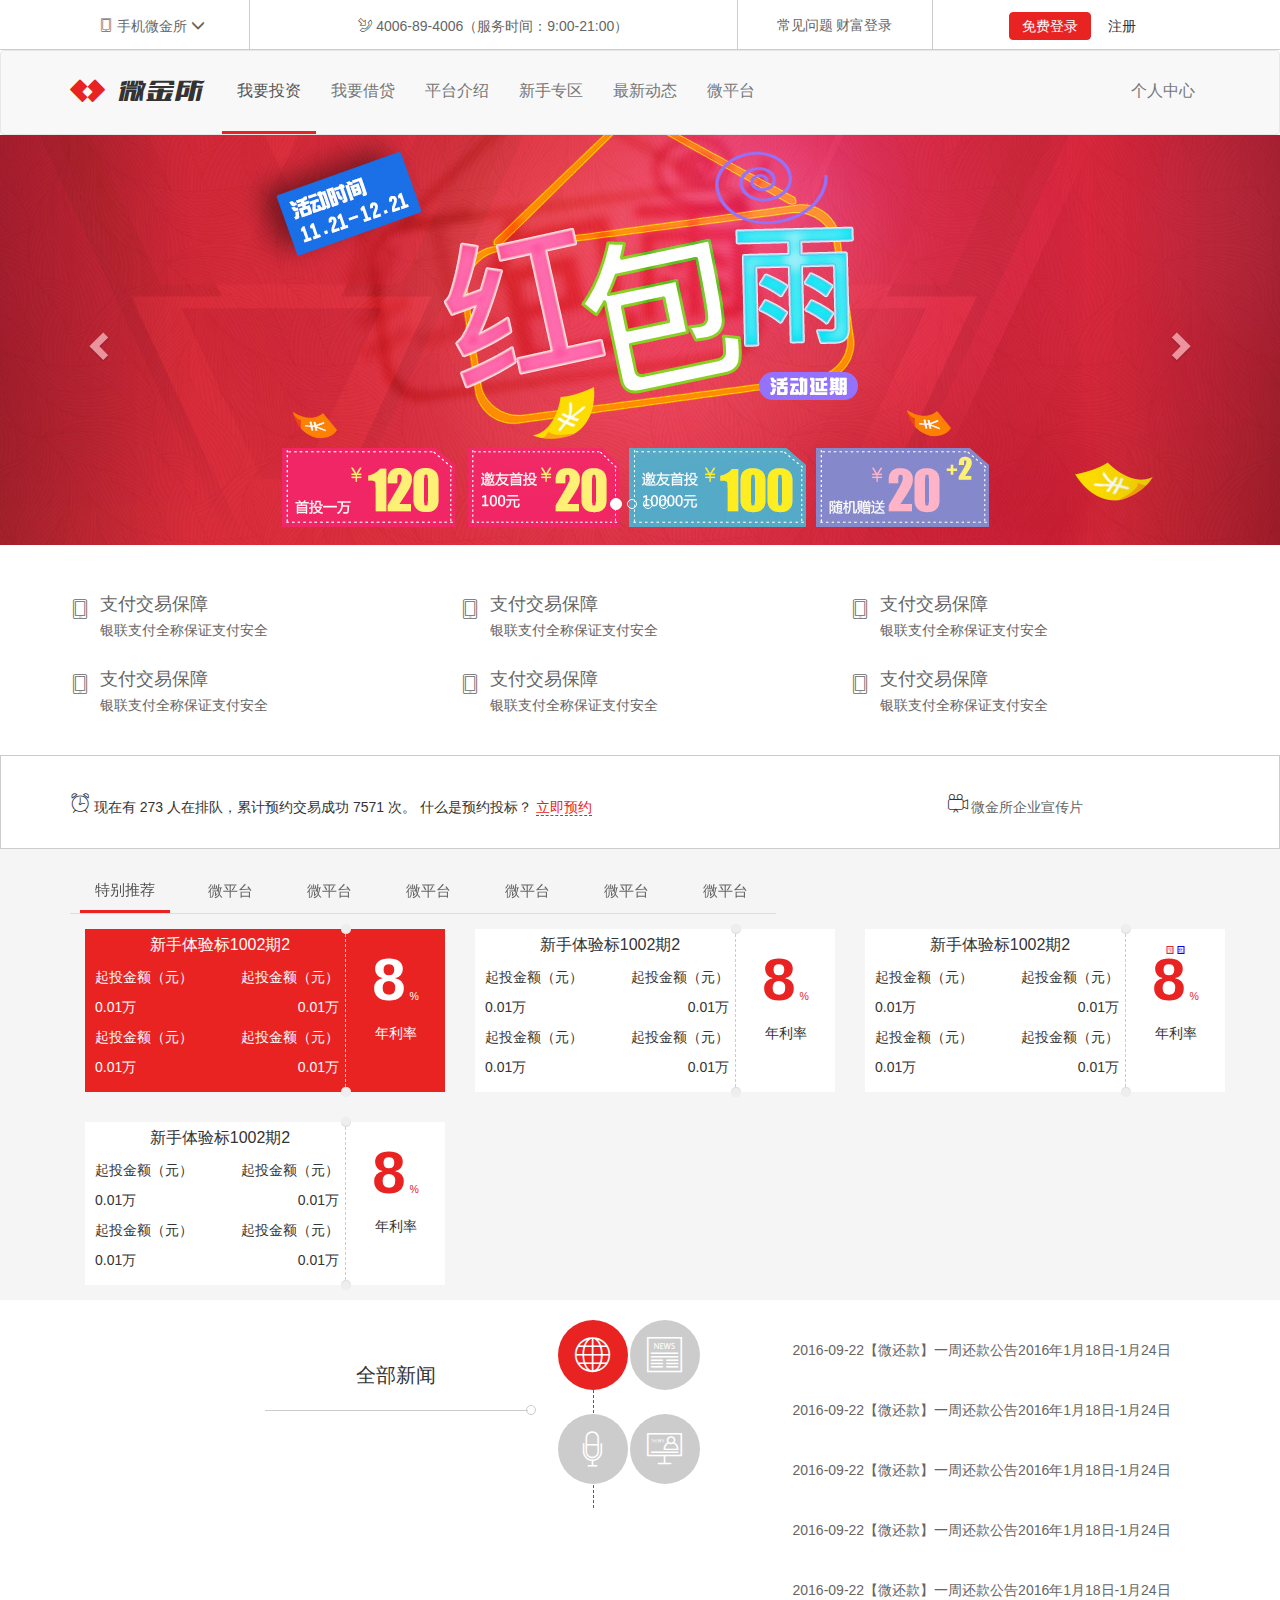
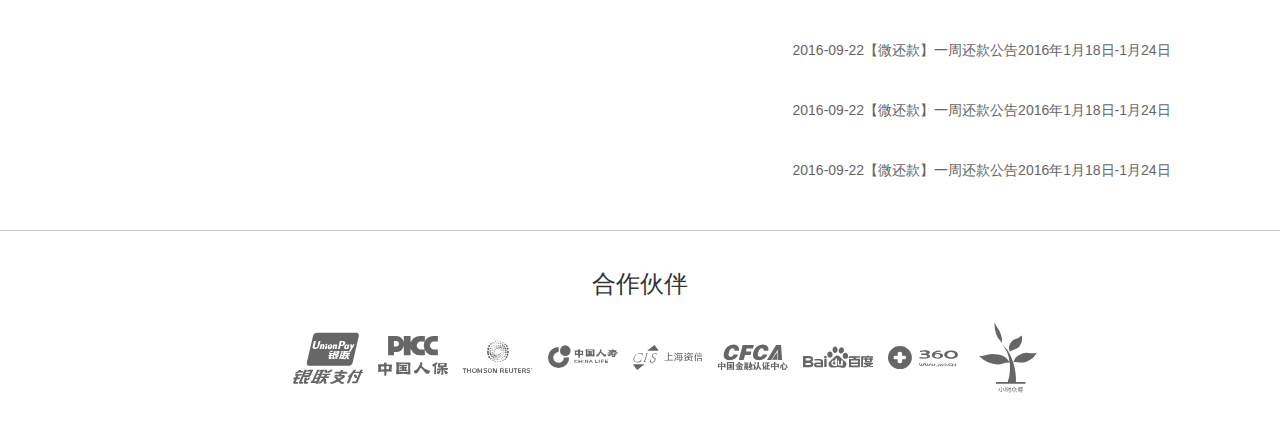
<file: index.html>
<!DOCTYPE html>
<html lang="en">

<head>
    <meta charset="UTF-8">
    <meta name="viewport" content="width=device-width, initial-scale=1.0">
    <meta http-equiv="X-UA-Compatible" content="ie=edge">
    <title>Document</title>
    <!-- <link href="./lib/bootstrap-3.3.7-dist/css/bootstrap.min.css" rel="stylesheet"> -->
    <link rel="stylesheet" href="./lib/bootstrap-3.3.7-dist/css/bootstrap.css">
    <link rel="stylesheet" href="./css/base.css">
    <link rel="stylesheet" href="./css/index.css">
    <!--[if lt IE 9]>
      <script src="https://cdn.jsdelivr.net/npm/html5shiv@3.7.3/dist/html5shiv.min.js"></script>
      <script src="https://cdn.jsdelivr.net/npm/respond.js@1.4.2/dest/respond.min.js"></script>
    <![endif]-->
</head>

<body>
    <!-- 头部块 -->

    <header class="wjs_header hidden-xs hidden-sm">
        <div class="container">
            <div class="row">
                <div class="col-md-2">
                    <a href="javascript:;" class="wjs_code">
                        <span class="wjs_icon wjs_icon_phone"></span>
                        <span>手机微金所</span>
                        <span class="glyphicon glyphicon-menu-down"></span>
                        <img src="./images/code.jpg" alt="">
                    </a>
                </div>
                <div class="col-md-5">
                    <span class="wjs_icon wjs_icon_tel"></span>
                    <a href="javascript:;">
                        4006-89-4006（服务时间：9:00-21:00）
                    </a>
                </div>
                <div class="col-md-2">
                    <a href="javascript:;">常见问题</a>
                    <a href="javascript:;">财富登录</a>
                </div>
                <div class="col-md-3">
                    <button type="button" class="btn btn-danger">免费登录</button>

                    <button type="button" class="btn btn-link">注册</button>
                </div>
            </div>

        </div>

    </header>
    <!-- 导航条 -->
    <nav class="navbar navbar-default wjs_nav">
        <div class="container">
            <!-- Brand and toggle get grouped for better mobile display -->
            <div class="navbar-header">
                <button type="button" class="navbar-toggle collapsed" data-toggle="collapse"
                    data-target="#bs-example-navbar-collapse-1" aria-expanded="false">
                    <span class="sr-only">Toggle navigation</span>
                    <span class="icon-bar"></span>
                    <span class="icon-bar"></span>
                    <span class="icon-bar"></span>
                </button>
                <a class="navbar-brand wjs_brand" href="#">
                    <span class="wjs_icon wjs_icon_log"></span>
                    <span class="wjs_icon wjs_icon_text"></span>
                </a>
            </div>

            <div class="collapse navbar-collapse" id="bs-example-navbar-collapse-1">
                <ul class="nav navbar-nav hidden-sm">
                    <li class="active"><a href="#">我要投资<span class="sr-only">(current)</span></a></li>
                    <li><a href="#">我要借贷</a></li>
                    <li><a href="#">平台介绍</a></li>
                    <li><a href="#">新手专区</a></li>
                    <li><a href="#">最新动态</a></li>
                    <li><a href="#">微平台</a></li>
                </ul>
                <ul class="nav navbar-nav navbar-right">
                    <li><a href="#">个人中心</a></li>
                </ul>
                </li>
                </ul>
            </div><!-- /.navbar-collapse -->
        </div><!-- /.container-fluid -->
    </nav>
    <!-- 轮播图 -->
    <div class="wjs_banner">
        <div id="carousel-example-generic" class="carousel slide" data-ride="carousel">
            <!-- Indicators -->
            <ol class="carousel-indicators">
                <li data-target="#carousel-example-generic" data-slide-to="0" class="active"></li>
                <li data-target="#carousel-example-generic" data-slide-to="1"></li>
                <li data-target="#carousel-example-generic" data-slide-to="2"></li>
                <li data-target="#carousel-example-generic" data-slide-to="3"></li>
            </ol>

            <!-- Wrapper for slides -->
            <div class="carousel-inner" role="listbox">
                <div class="item active" data-small-img="./images/slide_01_640x340.jpg"
                    data-large-img="./images/slide_01_2000x410.jpg">

                </div>
                <div class="item" data-small-img="./images/slide_02_640x340.jpg"
                    data-large-img="./images/slide_02_2000x410.jpg">

                </div>
                <div class="item" data-small-img="./images/slide_03_640x340.jpg"
                    data-large-img="./images/slide_03_2000x410.jpg">

                </div>
                <div class="item" data-small-img="./images/slide_04_640x340.jpg"
                    data-large-img="./images/slide_04_2000x410.jpg">

                </div>
            </div>

            <!-- Controls -->
            <a class="left carousel-control" href="#carousel-example-generic" role="button" data-slide="prev">
                <span class="glyphicon glyphicon-chevron-left" aria-hidden="true"></span>
                <span class="sr-only">Previous</span>
            </a>
            <a class="right carousel-control" href="#carousel-example-generic" role="button" data-slide="next">
                <span class="glyphicon glyphicon-chevron-right" aria-hidden="true"></span>
                <span class="sr-only">Next</span>
            </a>
        </div>
    </div>
    <!-- 信息块 -->
    <div class="wjs_info hidden-xs">
        <div class="container">
            <div class="row ">
                <div class="col-md-4 col-sm-6">
                    <a href="javascript:;">
                        <div class="media ">
                            <div class="media-left">
                                <span class="wjs_icon wjs_icon_phone"></span>
                            </div>
                            <div class="media-body">
                                <h4 class="media-heading">支付交易保障</h4>
                                <p>银联支付全称保证支付安全</p>
                            </div>
                        </div>
                    </a>
                </div>
                <div class="col-md-4 col-sm-6"><a href="javascript:;">
                        <div class="media">
                            <div class="media-left">
                                <span class="wjs_icon wjs_icon_phone"></span>
                            </div>
                            <div class="media-body">
                                <h4 class="media-heading">支付交易保障</h4>
                                <p>银联支付全称保证支付安全</p>
                            </div>
                        </div>
                    </a></div>

                <div class="col-md-4 col-sm-6"><a href="javascript:;">
                        <div class="media ">
                            <div class="media-left">
                                <span class="wjs_icon wjs_icon_phone"></span>
                            </div>
                            <div class="media-body">
                                <h4 class="media-heading">支付交易保障</h4>
                                <p>银联支付全称保证支付安全</p>
                            </div>
                        </div>
                    </a></div>
                <div class="col-md-4 col-sm-6"><a href="javascript:;">
                        <div class="media">
                            <div class="media-left">
                                <span class="wjs_icon wjs_icon_phone"></span>
                            </div>
                            <div class="media-body">
                                <h4 class="media-heading">支付交易保障</h4>
                                <p>银联支付全称保证支付安全</p>
                            </div>
                        </div>
                    </a></div>
                <div class="col-md-4 col-sm-6"><a href="javascript:;">
                        <div class="media ">
                            <div class="media-left">
                                <span class="wjs_icon wjs_icon_phone"></span>
                            </div>
                            <div class="media-body">
                                <h4 class="media-heading">支付交易保障</h4>
                                <p>银联支付全称保证支付安全</p>
                            </div>
                        </div>
                    </a></div>
                <div class="col-md-4 col-sm-6"><a href="javascript:;">
                        <div class="media ">
                            <div class="media-left">
                                <span class="wjs_icon wjs_icon_phone"></span>
                            </div>
                            <div class="media-body">
                                <h4 class="media-heading">支付交易保障</h4>
                                <p>银联支付全称保证支付安全</p>
                            </div>
                        </div>
                    </a></div>
            </div>
        </div>
    </div>
    <!-- 预约块 -->
    <div class="wjs_reverse hidden-xs">
        <div class="container">
            <div class="row">
                <div class="col-sm-9">
                    <span class="wjs_icon wjs_icon_E906"></span>
                    <span>现在有 273 人在排队，累计预约交易成功 7571 次。 什么是预约投标？</span>
                    <a href="javascript:;" class="reverse_now">立即预约</a>
                </div>
                <div class="col-sm-3">
                    <span class="wjs_icon wjs_icon_E905"></span>
                    <a href="javascript:;">微金所企业宣传片</a>
                </div>
            </div>
        </div>
    </div>
    <!-- 产品块 -->
    <div class="wjs_product">
        <div class="container wjs_product_wrapper">
            <!-- Nav tabs -->
            <ul class="nav nav-tabs" role="tablist">
                <li role="presentation" class="active"><a href="#p1" aria-controls="p1" role="tab"
                        data-toggle="tab">特别推荐</a></li>
                <li role="presentation"><a href="#p2" aria-controls="p2" role="tab" data-toggle="tab">微平台</a></li>
                <li role="presentation"><a href="#p3" aria-controls="p3" role="tab" data-toggle="tab">微平台</a></li>
                <li role="presentation"><a href="#p4" aria-controls="p4" role="tab" data-toggle="tab">微平台</a></li>
                <li role="presentation"><a href="#p5" aria-controls="p5" role="tab" data-toggle="tab">微平台</a></li>
                <li role="presentation"><a href="#p6" aria-controls="p6" role="tab" data-toggle="tab">微平台</a></li>
                <li role="presentation"><a href="#p7" aria-controls="p7" role="tab" data-toggle="tab">微平台</a></li>
            </ul>

            <!-- Tab panes -->
            <div class="tab-content">
                <div role="tabpanel" class="tab-pane active" id="p1">
                    <div class="container">
                        <div class="row content_row">
                            <div class="col-xs-12 col-sm-6 col-md-4">
                                <div class="wjs_product_detail active">
                                    <div class="wjs_product_detail_left">
                                        <p>新手体验标1002期2</p>
                                        <div class="row">
                                            <div class="col-xs-6">
                                                <p>起投金额（元）</p>
                                                <p>0.01万</p>
                                            </div>
                                            <div class="col-xs-6">
                                                <p>起投金额（元）</p>
                                                <p>0.01万</p>
                                            </div>
                                            <div class="col-xs-6">
                                                <p>起投金额（元）</p>
                                                <p>0.01万</p>
                                            </div>
                                            <div class="col-xs-6">
                                                <p>起投金额（元）</p>
                                                <p>0.01万</p>
                                            </div>
                                        </div>
                                    </div>
                                    <div class="wjs_product_detail_right">
                                        <b>8</b>
                                        <sub>%</sub>
                                        <p>年利率</p>
                                    </div>
                                </div>
                            </div>
                            <div class="col-xs-12 col-sm-6 col-md-4">
                                <div class="wjs_product_detail">
                                    <div class="wjs_product_detail_left">
                                        <p>新手体验标1002期2</p>
                                        <div class="row">
                                            <div class="col-xs-6">
                                                <p>起投金额（元）</p>
                                                <p>0.01万</p>
                                            </div>
                                            <div class="col-xs-6">
                                                <p>起投金额（元）</p>
                                                <p>0.01万</p>
                                            </div>
                                            <div class="col-xs-6">
                                                <p>起投金额（元）</p>
                                                <p>0.01万</p>
                                            </div>
                                            <div class="col-xs-6">
                                                <p>起投金额（元）</p>
                                                <p>0.01万</p>
                                            </div>
                                        </div>
                                    </div>
                                    <div class="wjs_product_detail_right">
                                        <b>8</b>
                                        <sub>%</sub>
                                        <p>年利率</p>
                                    </div>
                                </div>
                            </div>
                            <div class="col-xs-12 col-sm-6 col-md-4">
                                <div class="wjs_product_detail">
                                    <div class="wjs_product_detail_left">
                                        <p>新手体验标1002期2</p>
                                        <div class="row">
                                            <div class="col-xs-6">
                                                <p>起投金额（元）</p>
                                                <p>0.01万</p>
                                            </div>
                                            <div class="col-xs-6">
                                                <p>起投金额（元）</p>
                                                <p>0.01万</p>
                                            </div>
                                            <div class="col-xs-6">
                                                <p>起投金额（元）</p>
                                                <p>0.01万</p>
                                            </div>
                                            <div class="col-xs-6">
                                                <p>起投金额（元）</p>
                                                <p>0.01万</p>
                                            </div>
                                        </div>
                                    </div>
                                    <div class="wjs_product_detail_right">
                                        <div class="bao">
                                            <span data-toggle="tooltip" data-placement="top" title="微金宝">宝</span>
                                            <span data-toggle="tooltip" data-placement="top" title="北京市">北</span>
                                        </div>

                                        <b>8</b>
                                        <sub>%</sub>
                                        <p>年利率</p>
                                    </div>
                                </div>
                            </div>
                            <div class="col-xs-12 col-sm-6 col-md-4">
                                <div class="wjs_product_detail">
                                    <div class="wjs_product_detail_left">
                                        <p>新手体验标1002期2</p>
                                        <div class="row">
                                            <div class="col-xs-6">
                                                <p>起投金额（元）</p>
                                                <p>0.01万</p>
                                            </div>
                                            <div class="col-xs-6">
                                                <p>起投金额（元）</p>
                                                <p>0.01万</p>
                                            </div>
                                            <div class="col-xs-6">
                                                <p>起投金额（元）</p>
                                                <p>0.01万</p>
                                            </div>
                                            <div class="col-xs-6">
                                                <p>起投金额（元）</p>
                                                <p>0.01万</p>
                                            </div>
                                        </div>
                                    </div>
                                    <div class="wjs_product_detail_right">
                                        <b>8</b>
                                        <sub>%</sub>
                                        <p>年利率</p>
                                    </div>
                                </div>
                            </div>
                        </div>
                    </div>
                </div>
                <div role="tabpanel" class="tab-pane" id="p2">2</div>
                <div role="tabpanel" class="tab-pane" id="p3">3</div>
                <div role="tabpanel" class="tab-pane" id="p4">4</div>
                <div role="tabpanel" class="tab-pane" id="p5">5</div>
                <div role="tabpanel" class="tab-pane" id="p6">6</div>
                <div role="tabpanel" class="tab-pane" id="p7">7</div>
            </div>

        </div>

    </div>
    <!-- 新闻块 -->
    <div class="wjs_news">
        <div class="container">
            <div class="row">
                <div class="col-md-3 col-md-offset-2">
                    <h3 class="tittle">全部新闻</h3>
                </div>
                <div class="col-md-2">
                    <div class="line hidden-xs hidden-sm"></div>
                    <!-- Nav tabs -->
                    <ul class="nav nav-tabs" role="tablist">
                        <li role="presentation" class="active"><a href="#home" aria-controls="home" role="tab"
                                data-toggle="tab"><span class="wjs_icon wjs_icon_new01"></span></a></li>
                        <li role="presentation"><a href="#profile" aria-controls="profile" role="tab"
                                data-toggle="tab"><span class="wjs_icon wjs_icon_new02"></span></a></li>
                        <li role="presentation"><a href="#messages" aria-controls="messages" role="tab"
                                data-toggle="tab"><span class="wjs_icon wjs_icon_new03"></span></a></li>
                        <li role="presentation"><a href="#settings" aria-controls="settings" role="tab"
                                data-toggle="tab"><span class="wjs_icon wjs_icon_new04"></span></a></li>
                    </ul>

                    <!-- Tab panes -->


                </div>
                <div class="col-md-5">
                    <div class="tab-content">
                        <div role="tabpanel" class="tab-pane active" id="home">
                            <ul class="wjs_news_content">
                                <li><a href="#">2016-09-22【微还款】一周还款公告2016年1月18日-1月24日</a></li>
                                <li><a href="#">2016-09-22【微还款】一周还款公告2016年1月18日-1月24日</a></li>
                                <li><a href="#">2016-09-22【微还款】一周还款公告2016年1月18日-1月24日</a></li>
                                <li><a href="#">2016-09-22【微还款】一周还款公告2016年1月18日-1月24日</a></li>
                                <li><a href="#">2016-09-22【微还款】一周还款公告2016年1月18日-1月24日</a></li>
                                <li><a href="#">2016-09-22【微还款】一周还款公告2016年1月18日-1月24日</a></li>
                                <li><a href="#">2016-09-22【微还款】一周还款公告2016年1月18日-1月24日</a></li>
                                <li><a href="#">2016-09-22【微还款】一周还款公告2016年1月18日-1月24日</a></li>
                            </ul>
                        </div>
                        <div role="tabpanel" class="tab-pane" id="profile">2</div>
                        <div role="tabpanel" class="tab-pane" id="messages">3</div>
                        <div role="tabpanel" class="tab-pane" id="settings">4</div>
                    </div>
                </div>
            </div>
        </div>
    </div>
    <!-- 合作伙伴 -->
    <footer class="wjs_partner">
        <div class="container">
            <h3>合作伙伴</h3>
            <ul>
                <li><a href="javascript:;">
                        <span class="wjs_icon wjs_icon_partner01"></span>
                    </a></li>
                <li><a href="javascript:;">
                        <span class="wjs_icon wjs_icon_partner02"></span>
                    </a></li>
                <li><a href="javascript:;">
                        <span class="wjs_icon wjs_icon_partner03"></span>
                    </a></li>
                <li><a href="javascript:;">
                        <span class="wjs_icon wjs_icon_partner04"></span>
                    </a></li>
                <li><a href="javascript:;">
                        <span class="wjs_icon wjs_icon_partner05"></span>
                    </a></li>
                <li><a href="javascript:;">
                        <span class="wjs_icon wjs_icon_partner06"></span>
                    </a></li>
                <li><a href="javascript:;">
                        <span class="wjs_icon wjs_icon_partner07"></span>
                    </a></li>
                <li><a href="javascript:;">
                        <span class="wjs_icon wjs_icon_partner08"></span>
                    </a></li>
                <li><a href="javascript:;">
                        <span class="wjs_icon wjs_icon_partner09"></span>
                    </a></li>
            </ul>
        </div>
    </footer>

    <script src="./lib/jquery-3.4.1.min.js"></script>
    <script src="./lib/bootstrap-3.3.7-dist/js/bootstrap.min.js"></script>
    <script src="./lib/iscroll.js"></script>
    <script src="./js/index.js"></script>
</body>

</html>
</file>
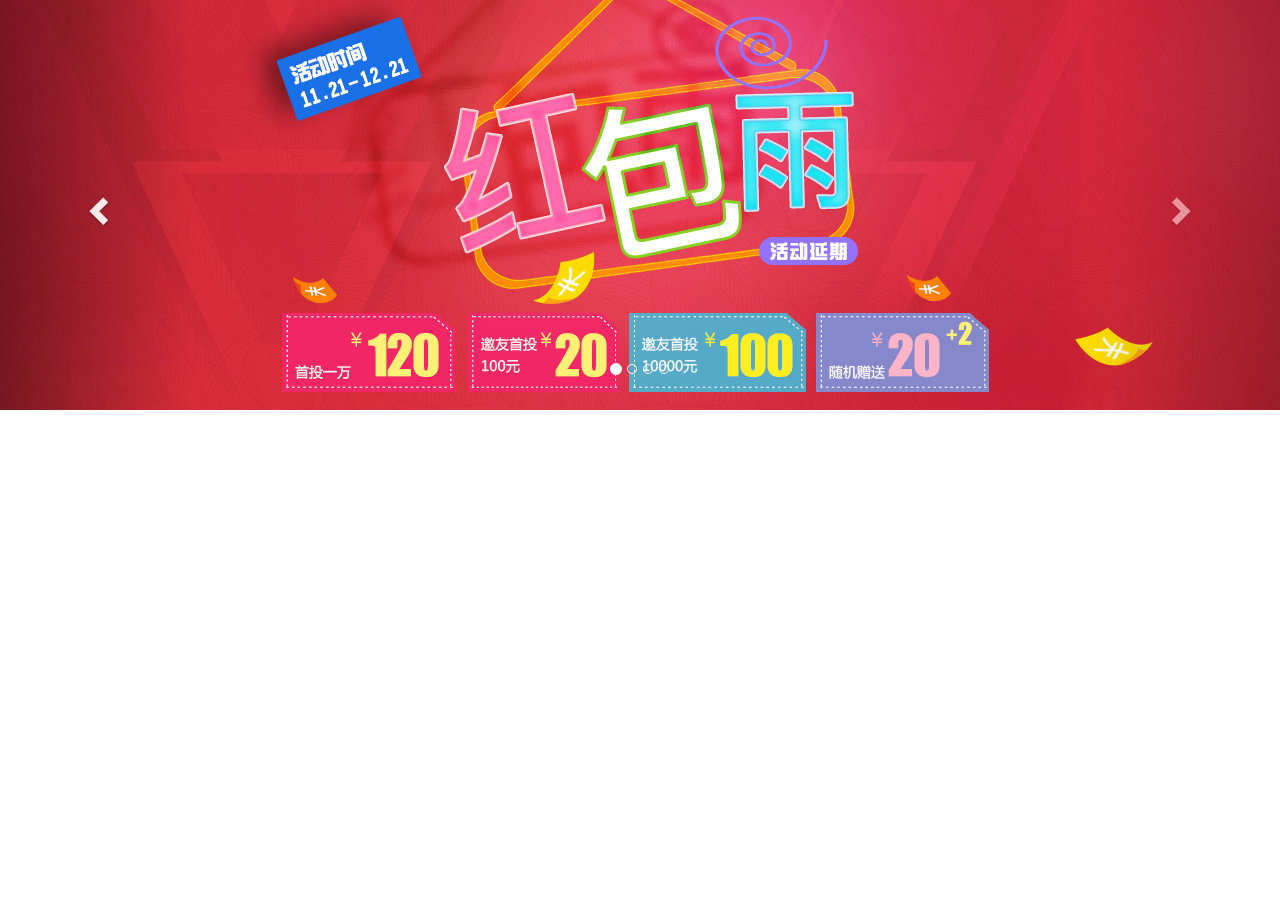
<file: 轮播-pc端..html>
<!DOCTYPE html>
<html lang="en">

<head>
    <meta charset="UTF-8">
    <meta name="viewport" content="width=device-width, initial-scale=1.0">
    <meta http-equiv="X-UA-Compatible" content="ie=edge">
    <link href="./lib/bootstrap-3.3.7-dist/css/bootstrap.min.css" rel="stylesheet">
    <title>Document</title>
    <style>
        .imgMobile {
            display: block;
            width: 100%;
            height: 410px;
            background-position: center center;
            background-size: cover;

        }
    </style>
</head>

<body>
    <div id="carousel-example-generic" class="carousel slide" data-ride="carousel">
        <!-- Indicators -->
        <ol class="carousel-indicators">
            <li data-target="#carousel-example-generic" data-slide-to="0" class="active"></li>
            <li data-target="#carousel-example-generic" data-slide-to="1"></li>
            <li data-target="#carousel-example-generic" data-slide-to="2"></li>
            <li data-target="#carousel-example-generic" data-slide-to="3"></li>
        </ol>

        <!-- Wrapper for slides -->
        <div class="carousel-inner" role="listbox">
            <div class="item active">
                <a href="javascript:;" class="imgMobile"
                    style="background-image: url('./images/slide_01_2000x410.jpg');">
                </a>
            </div>
            <div class="item">
                    <a href="javascript:;" class="imgMobile"
                    style="background-image: url('./images/slide_02_2000x410.jpg');">
                </a>
            </div>
            <div class="item">
                    <a href="javascript:;" class="imgMobile"
                    style="background-image: url('./images/slide_03_2000x410.jpg');">
                </a>
            </div>
            <div class="item">
                    <a href="javascript:;" class="imgMobile"
                    style="background-image: url('./images/slide_04_2000x410.jpg');">
                </a>
            </div>
        </div>

        <!-- Controls -->
        <a class="left carousel-control" href="#carousel-example-generic" role="button" data-slide="prev">
            <span class="glyphicon glyphicon-chevron-left" aria-hidden="true"></span>
            <span class="sr-only">Previous</span>
        </a>
        <a class="right carousel-control" href="#carousel-example-generic" role="button" data-slide="next">
            <span class="glyphicon glyphicon-chevron-right" aria-hidden="true"></span>
            <span class="sr-only">Next</span>
        </a>
    </div>
    <script src="./lib/jquery-3.4.1.min.js"></script>
    <script src="./lib/bootstrap-3.3.7-dist/js/bootstrap.min.js"></script>
</body>

</html>
</file>
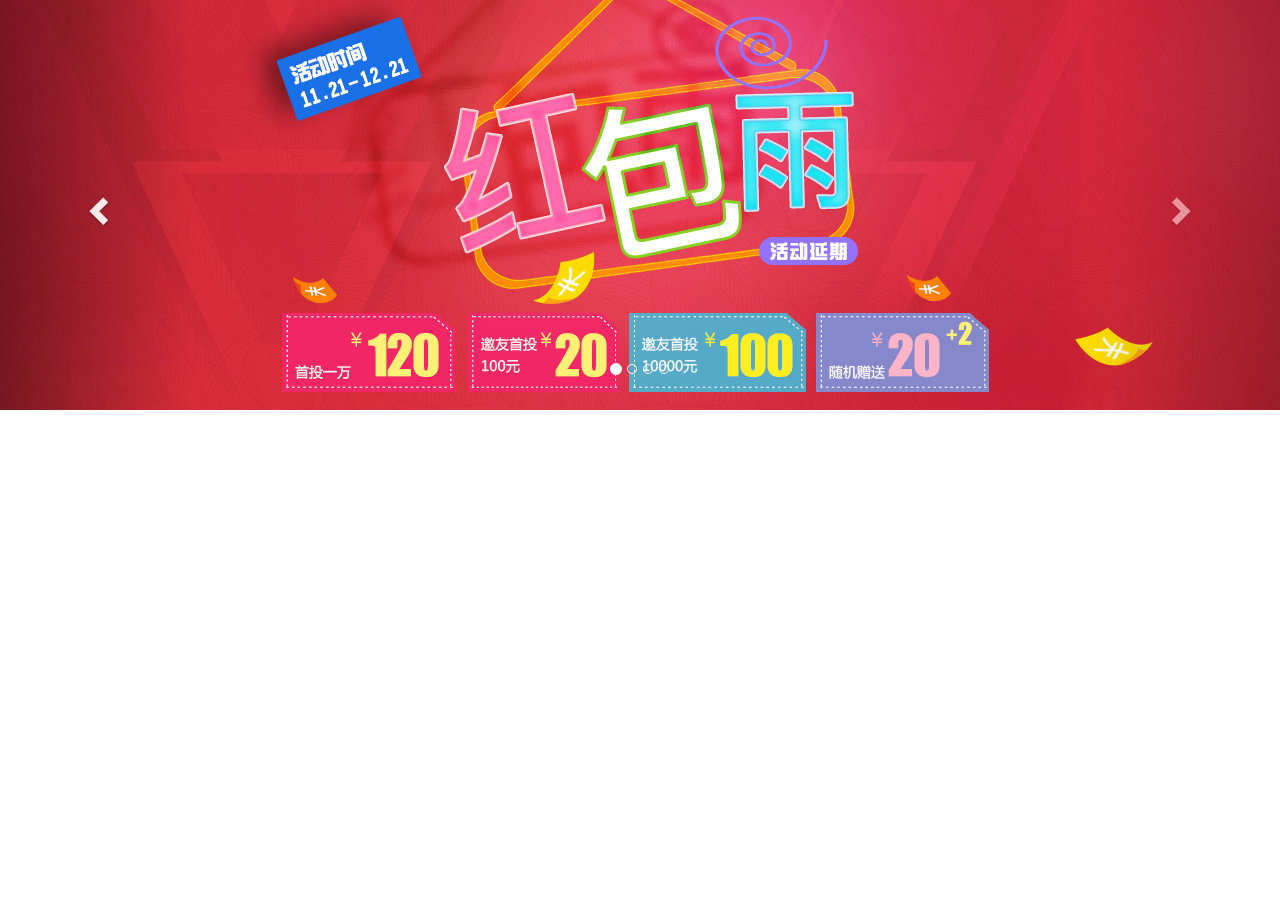
<file: 轮播-移动端&pc端.html>
<!DOCTYPE html>
<html lang="en">

<head>
    <meta charset="UTF-8">
    <meta name="viewport" content="width=device-width, initial-scale=1.0">
    <meta http-equiv="X-UA-Compatible" content="ie=edge">
    <link href="./lib/bootstrap-3.3.7-dist/css/bootstrap.min.css" rel="stylesheet">
    <title>Document</title>
    <style>
        .imgPC {
            display: block;
            width: 100%;
            height: 410px;
            background-position: center center;
            background-size: cover;

        }
        .imgMobile > img {
            width: 100%;
            display: block;
        }
    </style>
</head>

<body>
    <div id="carousel-example-generic" class="carousel slide" data-ride="carousel">
        <!-- Indicators -->
        <ol class="carousel-indicators">
            <li data-target="#carousel-example-generic" data-slide-to="0" class="active"></li>
            <li data-target="#carousel-example-generic" data-slide-to="1"></li>
            <li data-target="#carousel-example-generic" data-slide-to="2"></li>
            <li data-target="#carousel-example-generic" data-slide-to="3"></li>
        </ol>

        <!-- Wrapper for slides -->
        <div class="carousel-inner" role="listbox">
            <div class="item active" data-small-img="./images/slide_01_640x340.jpg"
                data-large-img="./images/slide_01_2000x410.jpg">
               
            </div>
            <div class="item" data-small-img="./images/slide_02_640x340.jpg"
                data-large-img="./images/slide_02_2000x410.jpg">
               
            </div>
            <div class="item" data-small-img="./images/slide_03_640x340.jpg"
                data-large-img="./images/slide_03_2000x410.jpg">
               
            </div>
            <div class="item" data-small-img="./images/slide_04_640x340.jpg"
                data-large-img="./images/slide_04_2000x410.jpg">
               
            </div>
        </div>

        <!-- Controls -->
        <a class="left carousel-control" href="#carousel-example-generic" role="button" data-slide="prev">
            <span class="glyphicon glyphicon-chevron-left" aria-hidden="true"></span>
            <span class="sr-only">Previous</span>
        </a>
        <a class="right carousel-control" href="#carousel-example-generic" role="button" data-slide="next">
            <span class="glyphicon glyphicon-chevron-right" aria-hidden="true"></span>
            <span class="sr-only">Next</span>
        </a>
    </div>
    <script src="./lib/jquery-3.4.1.min.js"></script>
    <script src="./lib/bootstrap-3.3.7-dist/js/bootstrap.min.js"></script>
    <script src="./js/轮播-移动端&pc端.js"></script>
</body>

</html>
</file>
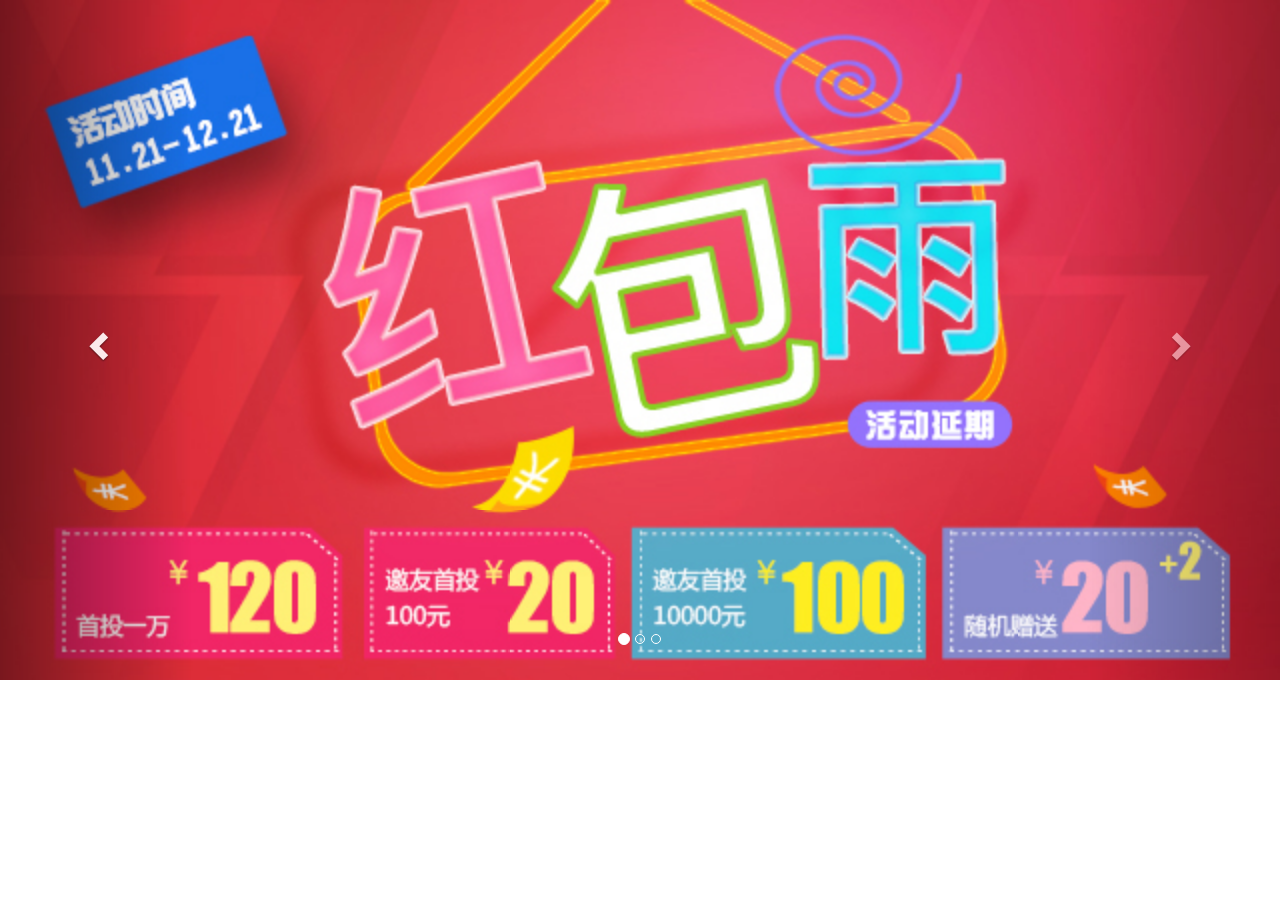
<file: 轮播-移动端.html>
<!DOCTYPE html>
<html lang="en">
<head>
    <meta charset="UTF-8">
    <meta name="viewport" content="width=device-width, initial-scale=1.0">
    <meta http-equiv="X-UA-Compatible" content="ie=edge">
    <link href="./lib/bootstrap-3.3.7-dist/css/bootstrap.min.css" rel="stylesheet">
    <title>Document</title>
    <style>
        .imgMobile{
            width: 100%;
            display: block;
        }
        .imgMobile > img {
            width: 100%;
            display: block;
        }
    </style>
</head>
<body>
    <div id="carousel-example-generic" class="carousel slide" data-ride="carousel">
        <!-- Indicators -->
        <ol class="carousel-indicators">
          <li data-target="#carousel-example-generic" data-slide-to="0" class="active"></li>
          <li data-target="#carousel-example-generic" data-slide-to="1"></li>
          <li data-target="#carousel-example-generic" data-slide-to="2"></li>
        </ol>
      
        <!-- Wrapper for slides -->
        <div class="carousel-inner" role="listbox">
          <div class="item active">
              <a href="javascript:;" class="imgMobile">
                  <img src="./images/slide_01_640x340.jpg" alt="...">
              </a>
          </div>
          <div class="item">
                <a href="javascript:;" class="imgMobile">
                        <img src="./images/slide_02_640x340.jpg" alt="...">
                    </a>
          </div>
          <div class="item">
                <a href="javascript:;" class="imgMobile">
                        <img src="./images/slide_03_640x340.jpg" alt="...">
                    </a>
          </div>
          <div class="item">
                <a href="javascript:;" class="imgMobile">
                        <img src="./images/slide_04_640x340.jpg" alt="...">
                    </a>
          </div>
        </div>
      
        <!-- Controls -->
        <a class="left carousel-control" href="#carousel-example-generic" role="button" data-slide="prev">
          <span class="glyphicon glyphicon-chevron-left" aria-hidden="true"></span>
          <span class="sr-only">Previous</span>
        </a>
        <a class="right carousel-control" href="#carousel-example-generic" role="button" data-slide="next">
          <span class="glyphicon glyphicon-chevron-right" aria-hidden="true"></span>
          <span class="sr-only">Next</span>
        </a>
      </div>
    <script src="./lib/jquery-3.4.1.min.js"></script>
<script src="./lib/bootstrap-3.3.7-dist/js/bootstrap.min.js"></script>
</body>

</html>
</file>
<file: css/base.css>
/*common css  公用样式*/
body {
    font-size: 14px;
    font-family: "Microsoft YaHei", sans-serif;
}
a{
    color: #666;
}
a:hover{
    color: #666;
    text-decoration: none;
}
/*使用自定义字体图标*/
@font-face {
    font-family: wjs_font_icon;
    src:
    url(../fonts/MiFie-Web-Font.woff) format('woff'),
    url(../fonts/MiFie-Web-Font.ttf) format('truetype'),
    url(../fonts/MiFie-Web-Font.svg) format('svg'),
    url(../fonts/MiFie-Web-Font.eot) format('embedded-opentype');
}
/*定义使用字体的类*/
.wjs_icon{
    font-family: wjs_font_icon;
}
/*具体到图标的类*/
/* 手机图标对应的编码 */
.wjs_icon_phone::before{
    content: "\e908";
}
/* 电话图标对应的编码 */
.wjs_icon_tel::before{
    content: "\e909";
}
/* wjs log */
.wjs_icon_log::before{
    content: "\e920";
}
/* wjs 文本 */
.wjs_icon_text::before{
    content:"\e93e";
}
.wjs_icon_new01::before{
    content:"\e90e";
}
.wjs_icon_new02::before{
    content:"\e90f";
}
.wjs_icon_new03::before{
    content:"\e910";
}
.wjs_icon_new04::before{
    content:"\e911";
}
/* .wjs_icon_partner01::before{
    content:"";
} */
.wjs_icon_partner01::before{
    content:"\e946";
}
.wjs_icon_partner02::before{
    content:"\e92f";
}
.wjs_icon_partner03::before{
    content:"\e92e";
}
.wjs_icon_partner04::before{
    content:"\e92a";
}
.wjs_icon_partner05::before{
    content:"\e929";
}
.wjs_icon_partner06::before{
    content:"\e931";
}
.wjs_icon_partner07::before{
    content:"\e92c";
}
.wjs_icon_partner08::before{
    content:"\e92b";
}
.wjs_icon_partner09::before{
    content:"\e92d";
}
/* .wjs_icon_E903::before{
    content:"\";
} */
.wjs_icon_E903::before{
    content:"\e903";
}
.wjs_icon_E909::before{
    content:"\e906";
}
.wjs_icon_E905::before{
    content:"\e905";
}
.wjs_icon_E907::before{
    content:"\e907";
}
.wjs_icon_E901::before{
    content:"\e901";
}
.wjs_icon_E900::before{
    content:"\e900";
}
.wjs_icon_E904::before{
    content:"\e904";
}
.wjs_icon_E902::before{
    content:"\e902";
}
.wjs_icon_E906::before{
    content:"\e906";
}
</file>
<file: css/index.css>
/* 定义变量-京东红 */
/* 头部块样式 */
.wjs_header {
  height: 50px;
  line-height: 50px;
  border-bottom: 1px solid #ccc;
}
.wjs_header .row {
  text-align: center;
  height: 100%;
}
.wjs_header .row > div:nth-of-type(-n+3) {
  border-right: 1px solid #ccc;
}
.wjs_header .row > div:nth-of-type(-n+3) > .wjs_code {
  display: block;
  position: relative;
}
.wjs_header .row > div:nth-of-type(-n+3) > .wjs_code > img {
  display: none;
  position: absolute;
  top: 49px;
  left: 50%;
  transform: translateX(-50%);
  border: 1px solid #ccc;
  border-top: none;
  z-index: 999;
}
.wjs_header .row > div:nth-of-type(-n+3) > .wjs_code:hover > img {
  display: block;
}
.wjs_header .row > div:last-of-type > .btn-danger {
  background-color: #e92322;
  border-color: #e92322;
}
.wjs_header .row > div:last-of-type > .btn:first-of-type {
  padding: 3px 12px;
}
.wjs_header .row > div:last-of-type > .btn-link {
  color: #333;
}
.wjs_header .row > div:last-of-type > .btn-link:hover {
  text-decoration: none;
}
/* 导航条样式 */
.wjs_nav.navbar {
  margin-bottom: 0px;
}
.wjs_nav .wjs_brand {
  height: 80px;
  line-height: 50px;
  font-size: 35px;
}
.wjs_nav .wjs_brand > span:first-of-type {
  color: #e92322;
}
.wjs_nav .wjs_brand > span:last-of-type {
  color: #333;
}
.wjs_nav .navbar-nav > li > a {
  line-height: 50px;
  font-size: 16px;
}
.wjs_nav .navbar-nav > li > a:hover,
.wjs_nav .navbar-nav > li a:focus {
  color: #777;
  border-bottom: 3px solid #e92322;
}
.wjs_nav .navbar-nav .active > a,
.wjs_nav .navbar-nav .active a:hover,
.wjs_nav .navbar-nav .active a:focus {
  background-color: transparent;
  border-bottom: 3px solid #e92322;
}
.wjs_nav .navbar-toggle {
  margin-top: 23px;
}
/* 轮播图 */
/* 
w<768px -- 移动端：图片会随着屏幕的缩小自动适应--缩小
           img的宽度为100%，通过img标签来实现
W>=768px： 图片作为背景，当屏幕宽度变宽的时候，会显示更多的图片的两边区域
            1.background-image添加图片
            2.添加background-position:center center
            3.background-size:cover 
*/
.wjs_banner .imgPC {
  display: block;
  width: 100%;
  height: 410px;
  background-position: center center;
  background-size: cover;
}
.wjs_banner .imgMobile > img {
  width: 100%;
  display: block;
}
/* 信息块样式 */
.wjs_info {
  padding: 30px;
}
.wjs_info .wjs_icon {
  font-size: 20px;
}
.wjs_info .row > div {
  margin-top: 20px;
}
.wjs_info .row > div > a:hover {
  color: #e92322;
}
/* 预约块样式 */
.wjs_reverse {
  height: 94px;
  line-height: 94px;
  border: 1px solid #ccc;
}
.wjs_reverse .wjs_icon {
  font-size: 20px;
}
.wjs_reverse .reverse_now {
  color: #e92322;
  border-bottom: 1px dashed #e92322;
}
.wjs_reverse a:hover {
  color: #e92322;
}
/* 产品块样式 */
/* 1.::after伪元素是哪儿
2.box-shadow css */
.wjs_product {
  /* clear: both; */
  padding-top: 20px;
  background-color: #f5f5f5;
}
.wjs_product .wjs_product_wrapper {
  overflow: hidden;
}
.wjs_product .nav-tabs > ul {
  width: 100%;
}
.wjs_product .nav-tabs > li {
  margin: auto 10px;
  font-size: 15px;
}
.wjs_product .nav-tabs > li.active > a {
  background-color: transparent;
  border: none;
  border-bottom: 3px solid #e92322;
}
.wjs_product .nav-tabs > li > a,
.wjs_product .nav-tabs > li a:hover,
.wjs_product .nav-tabs > li a:focus {
  background-color: transparent;
  text-decoration: none;
}
.wjs_product .nav-tabs > li > a:hover,
.wjs_product .nav-tabs > li a:focus {
  border-bottom: 3px solid #e92322;
}
.wjs_product .content_row > div {
  padding: 0;
}
.wjs_product .wjs_product_detail {
  margin: 15px;
  background-color: #fff;
  position: relative;
}
.wjs_product .wjs_product_detail .wjs_product_detail_left {
  margin-right: 100px;
  padding: 5px 0 5px 10px;
}
.wjs_product .wjs_product_detail .wjs_product_detail_left > p {
  font-size: 16px;
  text-align: center;
}
.wjs_product .wjs_product_detail .wjs_product_detail_left .row {
  margin-right: -9px;
}
.wjs_product .wjs_product_detail .wjs_product_detail_left .row > div:nth-of-type(even) > p {
  text-align: right;
}
.wjs_product .wjs_product_detail .wjs_product_detail_right {
  height: 100%;
  width: 100px;
  position: absolute;
  top: 0;
  right: 0;
  padding-top: 8px;
  border-left: 1px dashed #ccc;
  text-align: center;
}
.wjs_product .wjs_product_detail .wjs_product_detail_right > b {
  font-size: 60px;
  color: #e92322;
}
.wjs_product .wjs_product_detail .wjs_product_detail_right > sub {
  bottom: 0;
  color: #e92322;
}
.wjs_product .wjs_product_detail .wjs_product_detail_right::before,
.wjs_product .wjs_product_detail .wjs_product_detail_right::after {
  content: "";
  height: 10px;
  width: 10px;
  border-radius: 50%;
  background-color: #eee;
  position: absolute;
  left: -5px;
}
.wjs_product .wjs_product_detail .wjs_product_detail_right::before {
  left: -5px;
  top: -5px;
  box-shadow: 0px -1px 1px #ddd inset;
}
.wjs_product .wjs_product_detail .wjs_product_detail_right::after {
  bottom: -5px;
  box-shadow: 0px 1px 1px #ddd inset;
}
.wjs_product .wjs_product_detail .wjs_product_detail_right .bao {
  width: 100%;
  position: absolute;
  top: 8px;
  left: 50%;
  transform: translateX(-50%);
}
.wjs_product .wjs_product_detail .wjs_product_detail_right .bao > span {
  font-size: 5px;
  cursor: pointer;
}
.wjs_product .wjs_product_detail .wjs_product_detail_right .bao > span:first-of-type {
  color: #e92322;
  border: 1px solid #e92322;
}
.wjs_product .wjs_product_detail .wjs_product_detail_right .bao > span:last-of-type {
  color: blue;
  border: 1px solid blue;
}
.wjs_product .wjs_product_detail.active {
  background-color: #e92322;
  color: #fff;
}
.wjs_product .wjs_product_detail.active .wjs_product_detail_left::before {
  content: "\e915";
  font-family: "wjs";
  position: absolute;
  top: 0;
  left: 0;
}
.wjs_product .wjs_product_detail.active b {
  color: #fff;
}
.wjs_product .wjs_product_detail.active sub {
  color: #fff;
}
/* 宝 北 */
/* 
1.添加两个文本
2.宝 北 两个字应该是一个整体，所以使用div包含
3.添加两个字之后，不应该破坏之前的元素的布局，所以可以让div进行定位
4.设置div的水平居中，垂直方向的偏移可以使用top实现
5.添加文本的颜色和边框
6.添加工具提示
7.添加工具提示，可以修改类型为span
8.工具提示会默认的生成一个新的div标签，只不过默认的文本显示会换行，原因是新添加的标签的宽度是参照父容器的
9☆.应该将父容器div的宽度设置为100% 
10.记得对工具提示进行初始化 */
.wjs_news {
  padding: 20px;
}
.wjs_news .tittle {
  padding: 20px;
  font-size: 20px;
  border-bottom: 1px solid #ccc;
  line-height: 30px;
  text-align: center;
  position: relative;
}
.wjs_news .tittle::after {
  content: "";
  height: 10px;
  width: 10px;
  border-radius: 50%;
  border: 1px solid #ccc;
  position: absolute;
  bottom: -5px;
  right: -8px;
}
.wjs_news .line {
  width: 1px;
  height: 100%;
  position: absolute;
  left: 50px;
  top: 0;
  border-left: 1px dashed #e92322;
}
.wjs_news .nav-tabs {
  border-bottom: none;
  /* 使用媒体传讯设置w在768~992之间的li元素的样式 */
  /* 使用媒体传讯设置w<768li元素的样式 */
}
.wjs_news .nav-tabs > li > a {
  height: 70px;
  width: 70px;
  border-radius: 50%;
  background-color: #ccc;
  border: none;
  margin-bottom: 25px;
  text-align: center;
}
.wjs_news .nav-tabs > li > a > span {
  font-size: 35px;
  text-align: center;
  color: #fff;
}
.wjs_news .nav-tabs > li > a:hover,
.wjs_news .nav-tabs > li a:focus {
  background-color: #e92322;
}
.wjs_news .nav-tabs > li.active > a,
.wjs_news .nav-tabs > li.active a:hover,
.wjs_news .nav-tabs > li.active a:focus {
  background-color: #e92322;
  border: none;
}
.wjs_news .nav-tabs > li:last-of-type {
  margin-bottom: -25px;
}
@media screen and (min-width: 768px) and (max-width: 992px) {
  .wjs_news .nav-tabs > li {
    margin: 15px 20px;
  }
}
@media screen and (max-width: 768px) {
  .wjs_news .nav-tabs > li {
    margin: 15px 0;
    width: 25%;
  }
}
.wjs_news .tab-content .wjs_news_content {
  list-style: none;
}
.wjs_news .tab-content .wjs_news_content > li {
  line-height: 60px;
}
.wjs_partner {
  background-color: #fff;
  padding-top: 20px;
  border-top: 1px solid #ccc;
  text-align: center;
}
.wjs_partner ul {
  display: inline-block;
  list-style: none;
}
.wjs_partner ul .wjs_icon {
  font-size: 70px;
}
.wjs_partner ul > li {
  margin-left: 15px;
  float: left;
}
.wjs_partner ul > li > a:hover,
.wjs_partner ul > li a:focus {
  color: #e92322;
}
</file>
